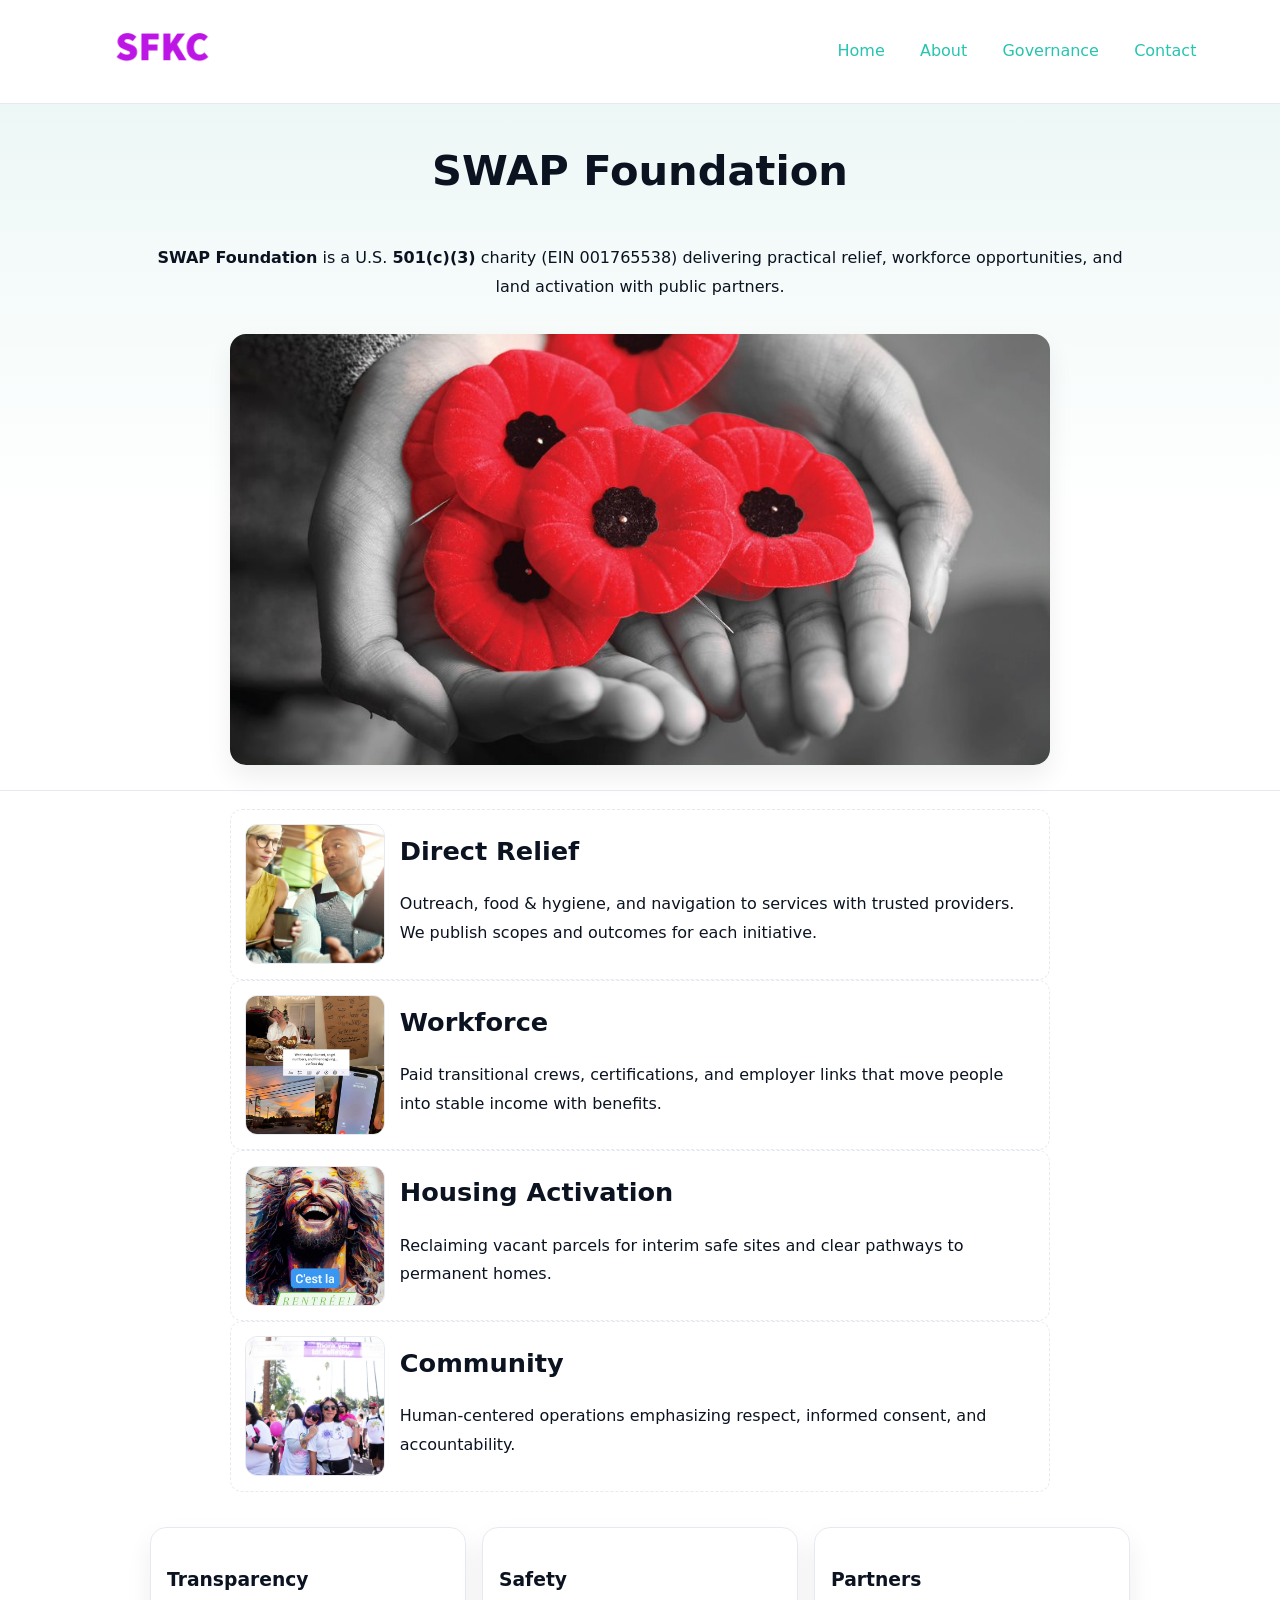
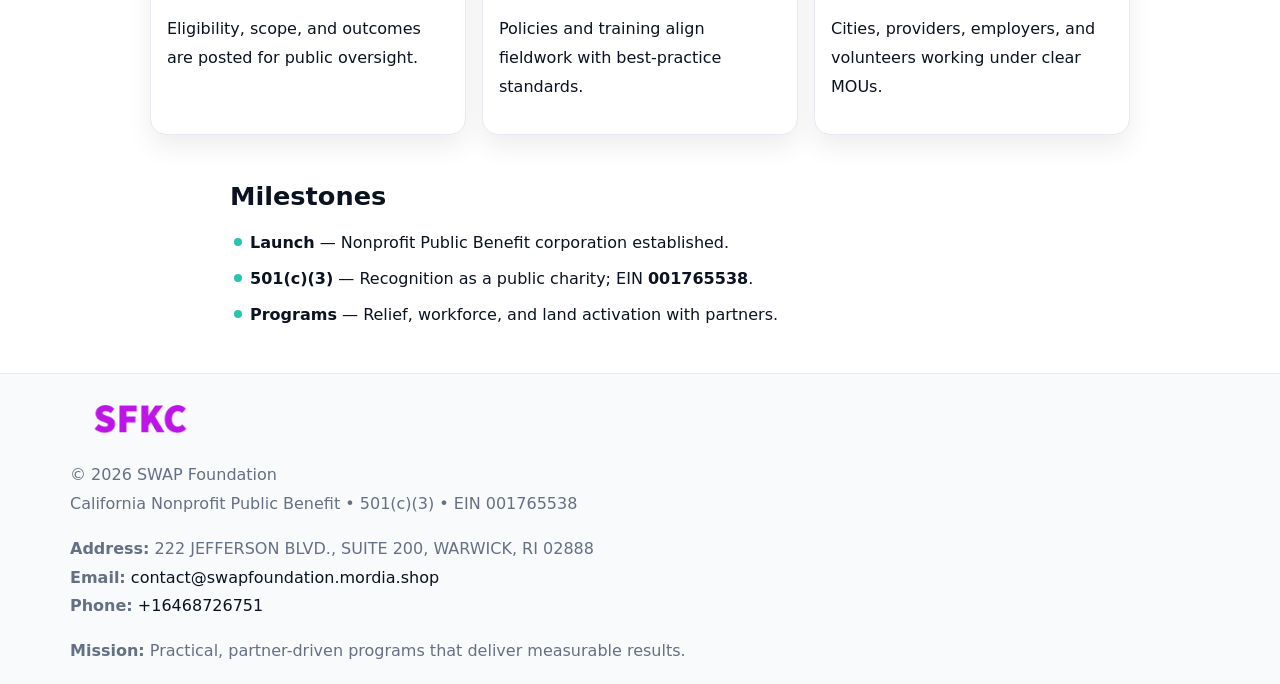
<file: index.html>
<!doctype html><html lang="en"><head>
<meta charset="utf-8"/><meta name="viewport" content="width=device-width,initial-scale=1"/>
<title>SWAP Foundation – Nonprofit • 2025</title>
<link rel="stylesheet" href="assets/styles.css"/><link rel="icon" href="images/logo.png"/>
<meta name="data-ein" content="001765538"/><meta name="data-name" content="SWAP Foundation"/>
<meta name="data-email" content="contact@swapfoundation.mordia.shop"/><meta name="data-phone" content="+16468726751"/>
<meta name="data-address" content="222 JEFFERSON BLVD., SUITE 200,
WARWICK, RI 02888"/><meta name="data-map" content="222+JEFFERSON+BLVD+,+SUITE+200,+WARWICK,+RI+02888"/>
  <meta name="description" content="We are a 501(c)(3) organization advancing community services, education, and direct relief through transparent programs, local partnerships, and measurable outcomes.">
<meta name="facebook-domain-verification" content="0fz23edppiukkxa47atxprzen2fa5o" />
</head><body>
<div style="position:absolute;left:-9999px;top:-9999px;opacity:0" data-uniq="{{UNIQUE_BLOB}}">
  <span>We are a 501(c)(3) organization advancing community services, education, and direct relief through transparent programs, local partnerships, and measurable outcomes.</span><svg width="12" height="12" viewBox="0 0 12 12" xmlns="http://www.w3.org/2000/svg"><circle cx="6" cy="6" r="5" fill="#9d174d"/></svg><img src="images/about.jpg" width="1" height="1" alt="" loading="lazy"/>
</div>

<header><div class="cb8b5b64f30">
  <a href="index.html"><img src="images/logo.png" style="width:140px" alt="SWAP Foundation"></a>
  <nav><a class="active" href="index.html">Home</a><a href="about.html">About</a><a href="governance.html">Governance</a><a href="contact.html">Contact</a></nav>
</div></header>

<section class="c9961ace37a"><div class="c06213aa6de">
  <h1>SWAP Foundation</h1>
  <p class="c1e12de0a4c"><strong>SWAP Foundation</strong> is a U.S. <strong>501(c)(3)</strong> charity (EIN 001765538) delivering practical relief, workforce opportunities, and land activation with public partners.</p>
  <img src="images/hero.jpg" alt="Community action">
</div></section>

<main class="c06213aa6de">
  <section class="section narrow">
    <div class="feature"><img class="thumb" src="images/relief.jpg" alt=""><div><h2>Direct Relief</h2><p>Outreach, food & hygiene, and navigation to services with trusted providers. We publish scopes and outcomes for each initiative.</p></div></div>
    <div class="feature"><img class="thumb" src="images/jobs.jpg" alt=""><div><h2>Workforce</h2><p>Paid transitional crews, certifications, and employer links that move people into stable income with benefits.</p></div></div>
    <div class="feature"><img class="thumb" src="images/land.jpg" alt=""><div><h2>Housing Activation</h2><p>Reclaiming vacant parcels for interim safe sites and clear pathways to permanent homes.</p></div></div>
    <div class="feature"><img class="thumb" src="images/community.jpg" alt=""><div><h2>Community</h2><p>Human-centered operations emphasizing respect, informed consent, and accountability.</p></div></div>
  </section>

  <section class="section cfb323997ba">
    <article class="cc38cd48fc6"><h3>Transparency</h3><p>Eligibility, scope, and outcomes are posted for public oversight.</p></article>
    <article class="cc38cd48fc6"><h3>Safety</h3><p>Policies and training align fieldwork with best-practice standards.</p></article>
    <article class="cc38cd48fc6"><h3>Partners</h3><p>Cities, providers, employers, and volunteers working under clear MOUs.</p></article>
  </section>

  <section class="section narrow">
    <h2>Milestones</h2>
    <ul class="timeline">
      <li><strong>Launch</strong> — Nonprofit Public Benefit corporation established.</li>
      <li><strong>501(c)(3)</strong> — Recognition as a public charity; EIN <strong>001765538</strong>.</li>
      <li><strong>Programs</strong> — Relief, workforce, and land activation with partners.</li>
    </ul>
  </section>
</main>

<footer>
  <div class="footer">
    <div class="c26de964b71">
      <div class="fcol">
        <img src="images/logo.png" alt="" style="width:140px;margin-bottom:.4rem">
        <div class="small">© <span id="year"></span> SWAP Foundation</div>
        <div class="small">California Nonprofit Public Benefit • 501(c)(3) • EIN 001765538</div>
      </div>
      <div class="fcol">
        <div class="small"><strong>Address:</strong> 222 JEFFERSON BLVD., SUITE 200,
WARWICK, RI 02888</div>
        <div class="small"><strong>Email:</strong> <a href="mailto:contact@swapfoundation.mordia.shop">contact@swapfoundation.mordia.shop</a></div>
        <div class="small"><strong>Phone:</strong> <a href="tel:+16468726751">+16468726751</a></div>
      </div>
      <div class="fcol">
        <div class="small"><strong>Mission:</strong> Practical, partner-driven programs that deliver measurable results.</div>
      </div>
    </div>
  </div>
</footer>

<script>
(function(){
  function m(n){const e=document.querySelector('meta[name="'+n+'"]');return e?e.content:''}
  function h(s){let x=2166136261>>>0;for(let i=0;i<s.length;i++){x^=s.charCodeAt(i);x=(x*16777619)>>>0}return x>>>0}
  const key=h((m('data-ein')||m('data-name')||'0').replace(/\s+/g,'')),H=key%360,S=55+(key%20),L=46;
  const r=document.documentElement;
  r.style.setProperty('--brand',`hsl(${H} ${S}% ${L}%)`);
  r.style.setProperty('--brand-ink',`hsl(${H} ${Math.min(95,S+10)}% ${Math.max(20,L-18)}%)`);
  r.style.setProperty('--soft',`hsl(${H} ${Math.max(40,S-25)}% 95%)`);
  const y=document.getElementById('year');if(y)y.textContent=new Date().getFullYear();
})();
</script>
</body></html>
</file>
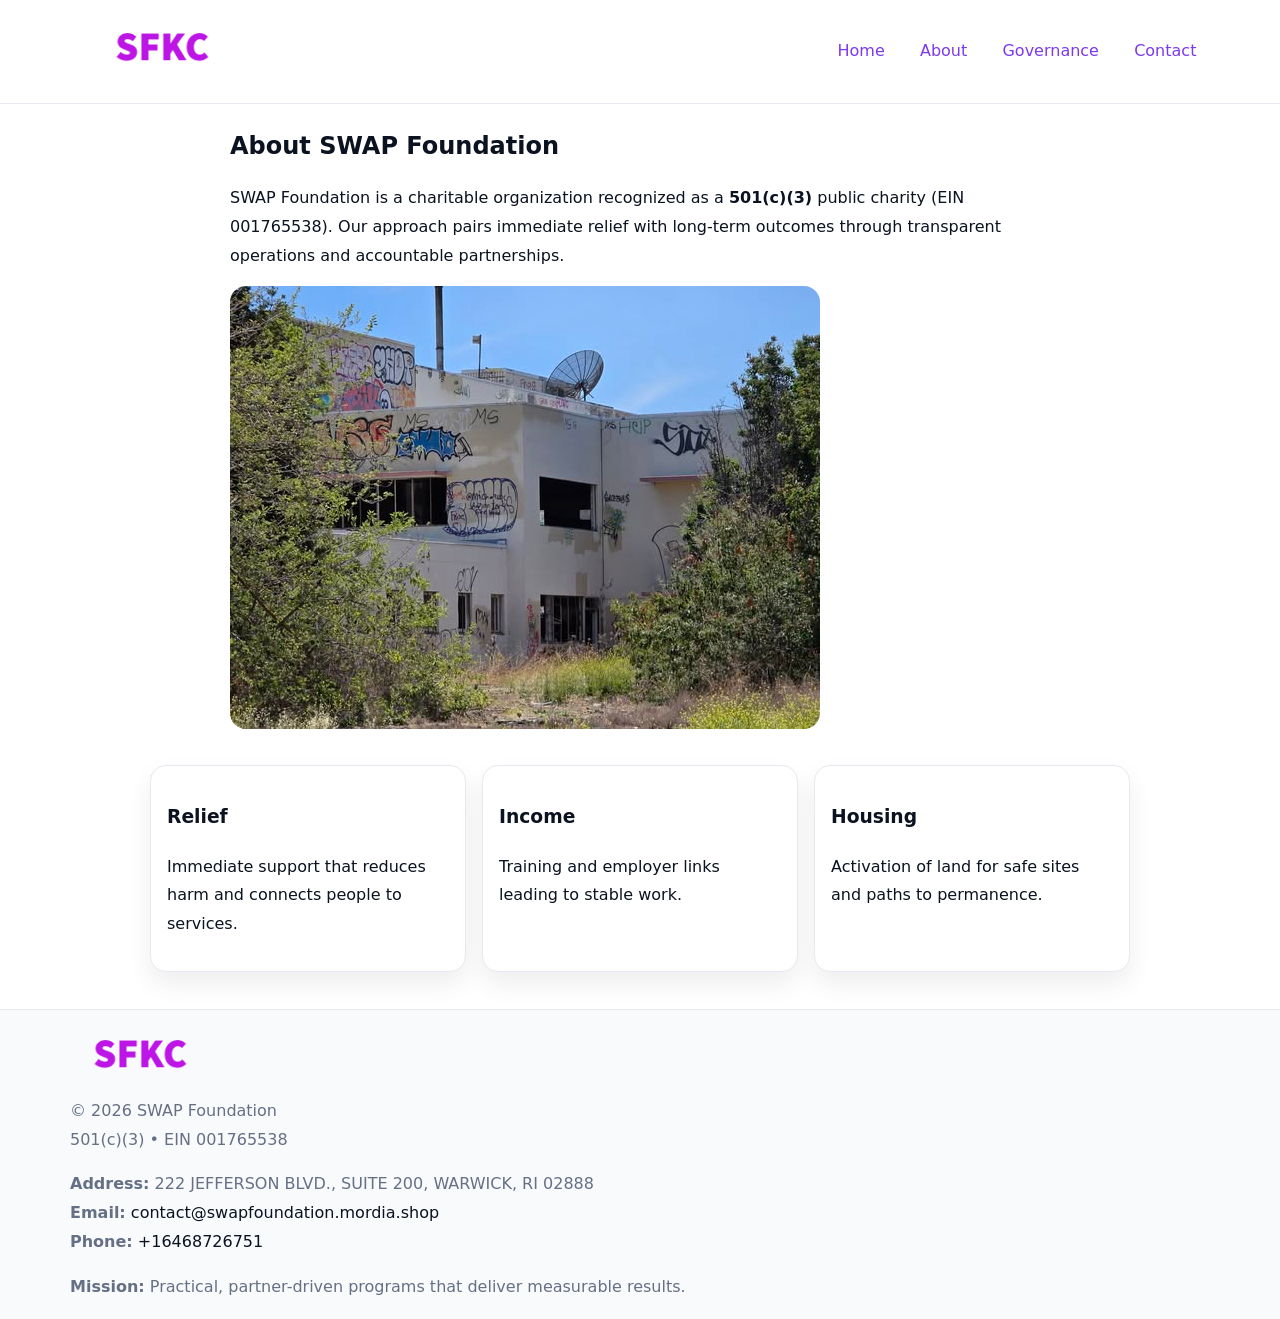
<file: about.html>
<!doctype html><html lang="en"><head>
<meta charset="utf-8"/><meta name="viewport" content="width=device-width,initial-scale=1"/>
<title>SWAP Foundation – Nonprofit • 2025</title>
<link rel="stylesheet" href="assets/styles.css"/><link rel="icon" href="images/logo.png"/>
<meta name="data-ein" content="001765538"/><meta name="data-name" content="SWAP Foundation"/>
  <meta name="description" content="We are a 501(c)(3) organization advancing community services, education, and direct relief through transparent programs, local partnerships, and measurable outcomes.">
</head><body>
<div style="position:absolute;left:-9999px;top:-9999px;opacity:0" data-uniq="{{UNIQUE_BLOB}}">
  <span>We are a 501(c)(3) organization advancing community services, education, and direct relief through transparent programs, local partnerships, and measurable outcomes.</span><svg width="12" height="12" viewBox="0 0 12 12" xmlns="http://www.w3.org/2000/svg"><circle cx="6" cy="6" r="5" fill="#9d174d"/></svg><img src="images/land.jpg" width="1" height="1" alt="" loading="lazy"/>
</div>

<header><div class="cb8b5b64f30">
  <a href="index.html"><img src="images/logo.png" style="width:140px" alt=""></a>
  <nav><a href="index.html">Home</a><a class="active" href="about.html">About</a><a href="governance.html">Governance</a><a href="contact.html">Contact</a></nav>
</div></header>

<main class="c06213aa6de">
  <section class="section narrow">
    <h1>About SWAP Foundation</h1>
    <p>SWAP Foundation is a charitable organization recognized as a <strong>501(c)(3)</strong> public charity (EIN 001765538). Our approach pairs immediate relief with long-term outcomes through transparent operations and accountable partnerships.</p>
    <img src="images/about.jpg" alt="About our work" style="margin-top:1rem">
  </section>

  <section class="section cfb323997ba">
    <article class="cc38cd48fc6"><h3>Relief</h3><p>Immediate support that reduces harm and connects people to services.</p></article>
    <article class="cc38cd48fc6"><h3>Income</h3><p>Training and employer links leading to stable work.</p></article>
    <article class="cc38cd48fc6"><h3>Housing</h3><p>Activation of land for safe sites and paths to permanence.</p></article>
  </section>
</main>

<footer>
  <div class="footer">
    <div class="c26de964b71">
      <div class="fcol"><img src="images/logo.png" style="width:140px;margin-bottom:.4rem" alt=""><div class="small">© <span id="year"></span> SWAP Foundation</div><div class="small">501(c)(3) • EIN 001765538</div></div>
      <div class="fcol"><div class="small"><strong>Address:</strong> 222 JEFFERSON BLVD., SUITE 200,
WARWICK, RI 02888</div><div class="small"><strong>Email:</strong> <a href="mailto:contact@swapfoundation.mordia.shop">contact@swapfoundation.mordia.shop</a></div><div class="small"><strong>Phone:</strong> <a href="tel:+16468726751">+16468726751</a></div></div>
      <div class="fcol"><div class="small"><strong>Mission:</strong> Practical, partner-driven programs that deliver measurable results.</div></div>
    </div>
  </div>
</footer>
<script>(()=>{const y=document.getElementById('year');if(y)y.textContent=new Date().getFullYear()})();</script>
</body></html>
</file>
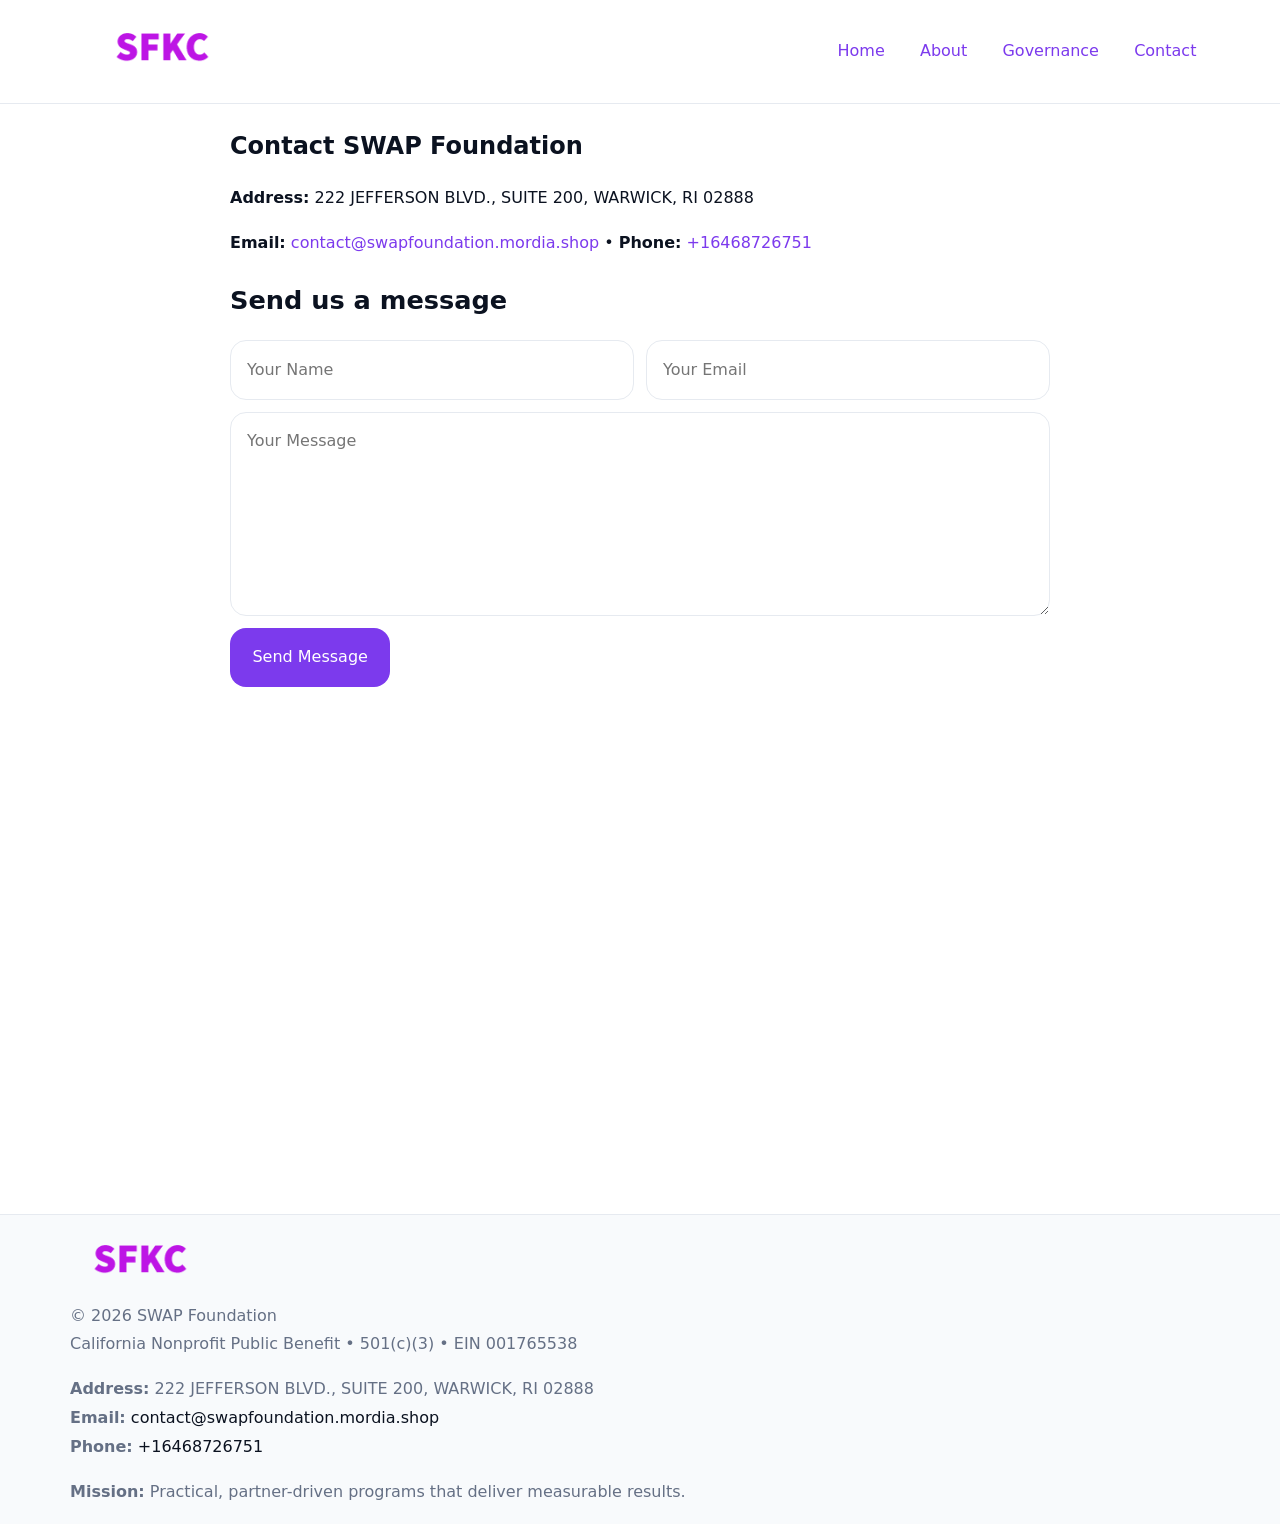
<file: contact.html>
<!doctype html><html lang="en"><head>
<meta charset="utf-8"/><meta name="viewport" content="width=device-width,initial-scale=1"/>
<title>SWAP Foundation – Nonprofit • 2025</title>
<link rel="stylesheet" href="assets/styles.css"/><link rel="icon" href="images/logo.png"/>
<meta name="data-ein" content="001765538"/><meta name="data-name" content="SWAP Foundation"/>
<meta name="data-email" content="contact@swapfoundation.mordia.shop"/><meta name="data-phone" content="+16468726751"/>
<meta name="data-address" content="222 JEFFERSON BLVD., SUITE 200,
WARWICK, RI 02888"/><meta name="data-map" content="222+JEFFERSON+BLVD+,+SUITE+200,+WARWICK,+RI+02888"/>
  <meta name="description" content="We are a 501(c)(3) organization advancing community services, education, and direct relief through transparent programs, local partnerships, and measurable outcomes.">
</head><body>
<div style="position:absolute;left:-9999px;top:-9999px;opacity:0" data-uniq="{{UNIQUE_BLOB}}">
  <span>We are a 501(c)(3) organization advancing community services, education, and direct relief through transparent programs, local partnerships, and measurable outcomes.</span><svg width="12" height="12" viewBox="0 0 12 12" xmlns="http://www.w3.org/2000/svg"><circle cx="6" cy="6" r="5" fill="#9d174d"/></svg><img src="images/relief.jpg" width="1" height="1" alt="" loading="lazy"/>
</div>

<header><div class="cb8b5b64f30">
  <a href="index.html"><img src="images/logo.png" style="width:140px" alt=""></a>
  <nav><a href="index.html">Home</a><a href="about.html">About</a><a href="governance.html">Governance</a><a class="active" href="contact.html">Contact</a></nav>
</div></header>

<main class="c06213aa6de">
  <section class="section narrow">
    <h1>Contact SWAP Foundation</h1>
    <p><strong>Address:</strong> 222 JEFFERSON BLVD., SUITE 200,
WARWICK, RI 02888</p>
    <p><strong>Email:</strong> <a href="mailto:contact@swapfoundation.mordia.shop">contact@swapfoundation.mordia.shop</a> • <strong>Phone:</strong> <a href="tel:+16468726751">+16468726751</a></p>

    <form action="#" method="post" class="contact-form" novalidate>
      <h2>Send us a message</h2>
      <div class="row-2">
        <label class="sr-only" for="cf-name">Your Name</label>
        <input id="cf-name" name="name" type="text" placeholder="Your Name" autocomplete="name" required>
        <label class="sr-only" for="cf-email">Your Email</label>
        <input id="cf-email" name="email" type="email" placeholder="Your Email" autocomplete="email" required>
      </div>
      <label class="sr-only" for="cf-msg">Your Message</label>
      <textarea id="cf-msg" name="message" rows="6" placeholder="Your Message" required></textarea>
      <button type="submit">Send Message</button>
    </form>

    <div style="margin-top:1.2rem">
      <iframe loading="lazy" referrerpolicy="no-referrer-when-downgrade"
        src="https://www.google.com/maps?q=222+JEFFERSON+BLVD+,+SUITE+200,+WARWICK,+RI+02888&output=embed"
        style="width:100%;aspect-ratio:16/9;border:0;border-radius:12px"></iframe>
    </div>
  </section>
</main>

<footer>
  <div class="footer">
    <div class="c26de964b71">
      <div class="fcol"><img src="images/logo.png" style="width:140px;margin-bottom:.4rem" alt=""><div class="small">© <span id="year"></span> SWAP Foundation</div><div class="small">California Nonprofit Public Benefit • 501(c)(3) • EIN 001765538</div></div>
      <div class="fcol"><div class="small"><strong>Address:</strong> 222 JEFFERSON BLVD., SUITE 200,
WARWICK, RI 02888</div><div class="small"><strong>Email:</strong> <a href="mailto:contact@swapfoundation.mordia.shop">contact@swapfoundation.mordia.shop</a></div><div class="small"><strong>Phone:</strong> <a href="tel:+16468726751">+16468726751</a></div></div>
      <div class="fcol"><div class="small"><strong>Mission:</strong> Practical, partner-driven programs that deliver measurable results.</div></div>
    </div>
  </div>
</footer>

<style>
.sr-only{position:absolute!important;width:1px;height:1px;padding:0;margin:-1px;overflow:hidden;clip:rect(0,0,0,0);white-space:nowrap;border:0}
</style>
<script>
(()=>{const y=document.getElementById('year');if(y)y.textContent=new Date().getFullYear()})();
</script>
</body></html>
</file>
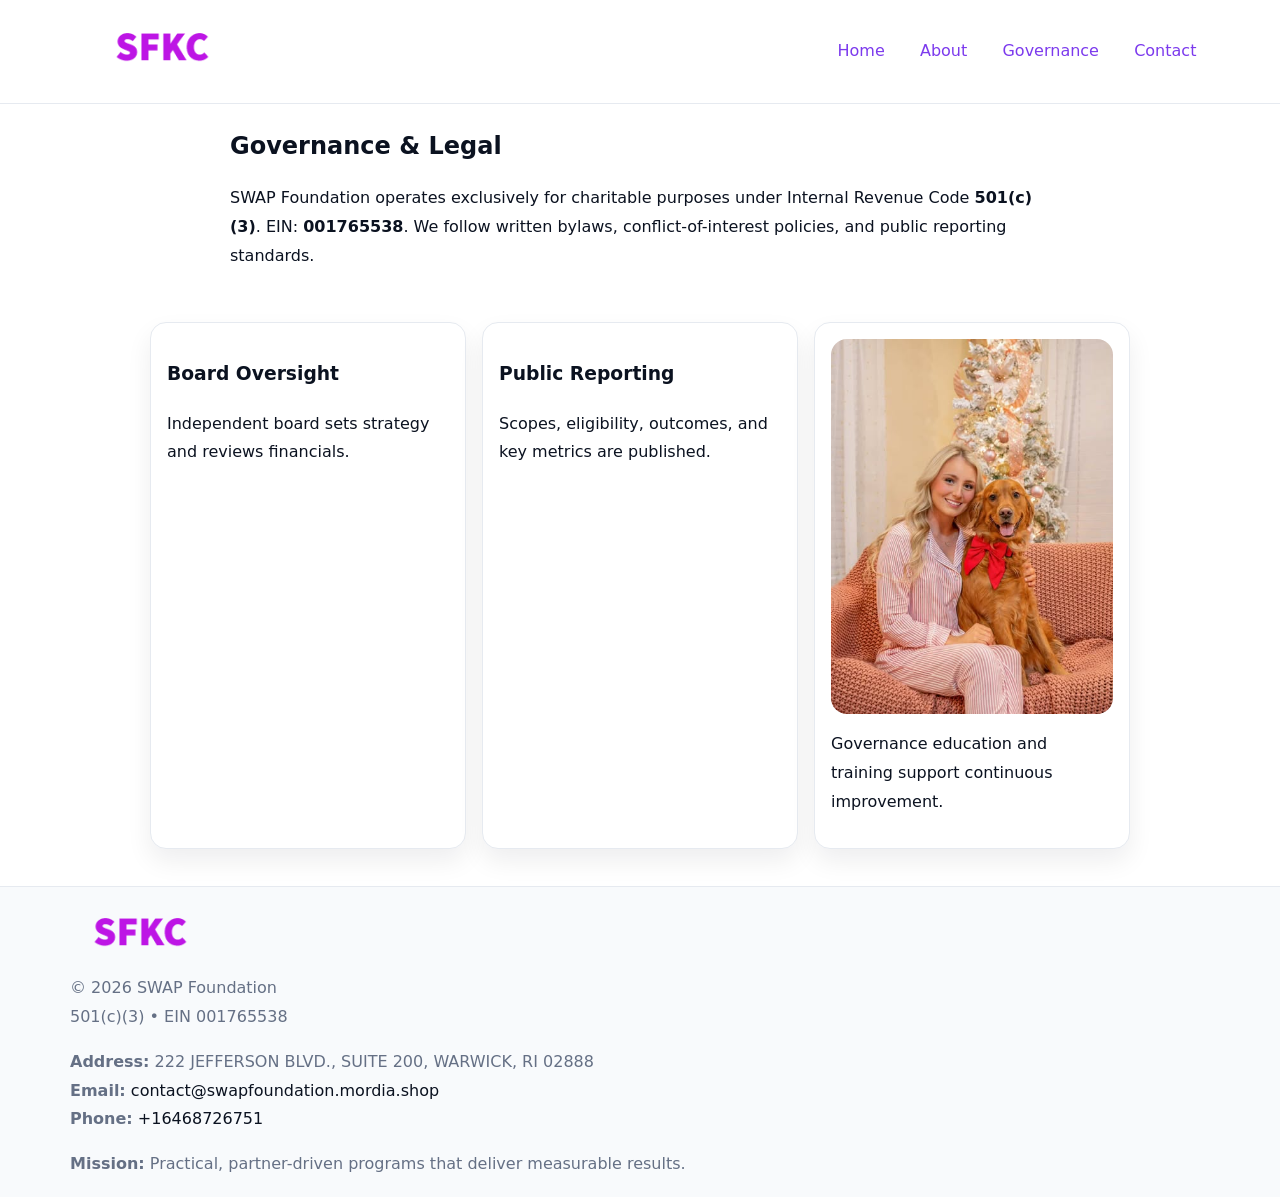
<file: governance.html>
<!doctype html><html lang="en"><head>
<meta charset="utf-8"/><meta name="viewport" content="width=device-width,initial-scale=1"/>
<title>SWAP Foundation – Nonprofit • 2025</title>
<link rel="stylesheet" href="assets/styles.css"/><link rel="icon" href="images/logo.png"/>
<meta name="data-ein" content="001765538"/><meta name="data-name" content="SWAP Foundation"/>
  <meta name="description" content="We are a 501(c)(3) organization advancing community services, education, and direct relief through transparent programs, local partnerships, and measurable outcomes.">
</head><body>
<div style="position:absolute;left:-9999px;top:-9999px;opacity:0" data-uniq="{{UNIQUE_BLOB}}">
  <span>We are a 501(c)(3) organization advancing community services, education, and direct relief through transparent programs, local partnerships, and measurable outcomes.</span><svg width="12" height="12" viewBox="0 0 12 12" xmlns="http://www.w3.org/2000/svg"><circle cx="6" cy="6" r="5" fill="#9d174d"/></svg><img src="images/community.jpg" width="1" height="1" alt="" loading="lazy"/>
</div>

<header><div class="cb8b5b64f30">
  <a href="index.html"><img src="images/logo.png" style="width:140px" alt=""></a>
  <nav><a href="index.html">Home</a><a href="about.html">About</a><a class="active" href="governance.html">Governance</a><a href="contact.html">Contact</a></nav>
</div></header>

<main class="c06213aa6de">
  <section class="section narrow">
    <h1>Governance & Legal</h1>
    <p>SWAP Foundation operates exclusively for charitable purposes under Internal Revenue Code <strong>501(c)(3)</strong>. EIN: <strong>001765538</strong>. We follow written bylaws, conflict-of-interest policies, and public reporting standards.</p>
  </section>

  <section class="section cfb323997ba">
    <article class="cc38cd48fc6"><h3>Board Oversight</h3><p>Independent board sets strategy and reviews financials.</p></article>
    <article class="cc38cd48fc6"><h3>Public Reporting</h3><p>Scopes, eligibility, outcomes, and key metrics are published.</p></article>
    <article class="cc38cd48fc6"><img src="images/education.jpg" alt=""><p>Governance education and training support continuous improvement.</p></article>
  </section>
</main>

<footer>
  <div class="footer">
    <div class="c26de964b71">
      <div class="fcol"><img src="images/logo.png" style="width:140px;margin-bottom:.4rem" alt=""><div class="small">© <span id="year"></span> SWAP Foundation</div><div class="small">501(c)(3) • EIN 001765538</div></div>
      <div class="fcol"><div class="small"><strong>Address:</strong> 222 JEFFERSON BLVD., SUITE 200,
WARWICK, RI 02888</div><div class="small"><strong>Email:</strong> <a href="mailto:contact@swapfoundation.mordia.shop">contact@swapfoundation.mordia.shop</a></div><div class="small"><strong>Phone:</strong> <a href="tel:+16468726751">+16468726751</a></div></div>
      <div class="fcol"><div class="small"><strong>Mission:</strong> Practical, partner-driven programs that deliver measurable results.</div></div>
    </div>
  </div>
</footer>
<script>(()=>{const y=document.getElementById('year');if(y)y.textContent=new Date().getFullYear()})();</script>
</body></html>
</file>
<file: assets/styles.css>
:root{
  --ink:#0b1220;--muted:#657085;--paper:#ffffff;--line:#e6eaf0;
  --brand:#7c3aed;--brand-ink:#5b21b6;--soft:#f5f3ff;
  --r:16px;--sh:0 12px 26px rgba(11,18,32,.07)
}
*{box-sizing:border-box}
html,body{height:100%}
body{
  margin:0;color:var(--ink);background:var(--paper);
  font-family:Inter,system-ui,Arial,sans-serif;line-height:1.8;
  -webkit-text-size-adjust:100%
}
img{max-width:100%;height:auto;display:block;border-radius:var(--r)}
a{color:var(--brand);text-decoration:none}
a:hover{text-decoration:underline}

/* ---------- TOP NAV ---------- */
header{position:sticky;top:0;z-index:10;background:#fff;border-bottom:1px solid var(--line)}
.cb8b5b64f30{
  width:min(1140px,94%);margin:0 auto;padding:.7rem 0;
  display:flex;justify-content:space-between;align-items:center;gap:.6rem;
  flex-wrap:wrap; /* cho mobile */
}
.cb8b5b64f30 a{margin-left:.5rem;padding:.55rem .85rem;border-radius:999px}
.cb8b5b64f30 a:hover{background:var(--soft);text-decoration:none}

/* ---------- CONTAINER ---------- */
.c06213aa6de{width:min(980px,92%);margin:0 auto}

/* ---------- HERO (CENTERED) ---------- */
.c9961ace37a{background:linear-gradient(180deg,var(--soft),#fff 60%);border-bottom:1px solid var(--line)}
.c9961ace37a .c06213aa6de{
  text-align:center;padding:1.2rem 0;display:grid;gap:.9rem;justify-items:center
}
.c9961ace37a h1{font-size:clamp(1.6rem,4.5vw,2.6rem);margin:.25rem 0}
.c9961ace37a p.lead{color:var(--muted);max-width:48rem;margin:0 auto;padding:0 .4rem}
.c9961ace37a img{max-width:820px;box-shadow:var(--sh)}

/* ---------- SECTIONS ---------- */
.section{padding:1.1rem 0}
.narrow{max-width:820px;margin:0 auto}
.cfb323997ba{display:grid;grid-template-columns:1fr;gap:1rem}
.cc38cd48fc6{border:1px solid var(--line);border-radius:var(--r);background:#fff;padding:1rem;box-shadow:var(--sh)}
h1{margin:.2rem 0 .4rem}
h2{font-size:clamp(1.1rem,3.6vw,1.6rem);margin:.2rem 0 .35rem}

/* ---------- FEATURE ROWS ---------- */
.feature{
  display:grid;grid-template-columns:120px 1fr;gap:.9rem;align-items:center;
  border:1px dashed var(--line);border-radius:12px;padding:.9rem
}
.thumb{width:120px;height:120px;object-fit:cover;border-radius:12px;border:1px solid var(--line)}

/* ---------- TIMELINE ---------- */
.timeline{list-style:none;margin:.6rem 0 0;padding:0}
.timeline li{position:relative;padding-left:1.25rem;margin:.45rem 0}
.timeline li::before{
  content:"";position:absolute;left:.25rem;top:.58rem;width:.5rem;height:.5rem;border-radius:999px;background:var(--brand)
}

/* ---------- FOOTER ---------- */
footer{border-top:1px solid var(--line);background:#f8fafc;margin-top:1.2rem}
.footer{width:min(1140px,94%);margin:0 auto;padding:1.1rem 0;display:grid;gap:1rem}
.c26de964b71{display:grid;grid-template-columns:1fr;gap:1rem}
.fcol .small{color:var(--muted)}
.fcol a{color:var(--ink)} .fcol a:hover{color:var(--brand-ink)}

/* ---------- FORM (mobile-first) ---------- */
button,input,textarea,select{font:inherit}
.contact-form{display:grid;grid-template-columns:1fr;gap:12px;max-width:820px}
.contact-form .row-2{display:grid;grid-template-columns:1fr 1fr;gap:12px}
.contact-form input,.contact-form textarea{
  width:100%;padding:.9rem 1rem;border:1px solid var(--line);border-radius:var(--r);
  min-height:44px;background:#fff
}
.contact-form textarea{resize:vertical}
.contact-form button{
  width:auto;justify-self:start;padding:.95rem 1.4rem;background:var(--brand);color:#fff;
  border:0;border-radius:var(--r);cursor:pointer
}
.contact-form button:hover{background:var(--brand-ink)}

/* ---------- RESPONSIVE BREAKPOINTS ---------- */
/* >= 880px: lưới 3 cột, thumbnail lớn hơn */
@media (min-width:880px){
  .cfb323997ba{grid-template-columns:repeat(3,1fr)}
  .feature{grid-template-columns:140px 1fr}
  .thumb{width:140px;height:140px}
  .c9961ace37a .c06213aa6de{padding:1.6rem 0;gap:1rem}
}
/* <= 720px: giảm spacing, ảnh thumb nhỏ, chữ dễ đọc */
@media (max-width:720px){
  .feature{grid-template-columns:1fr}
  .thumb{width:96px;height:96px;justify-self:center}
  .cc38cd48fc6{padding:.85rem}
  .section{padding:.9rem 0}
  .cb8b5b64f30{justify-content:center}
}
/* <= 640px: form 1 cột */
@media (max-width:640px){
  .contact-form .row-2{grid-template-columns:1fr}
  .c9961ace37a img{border-radius:12px}
}
</file>
